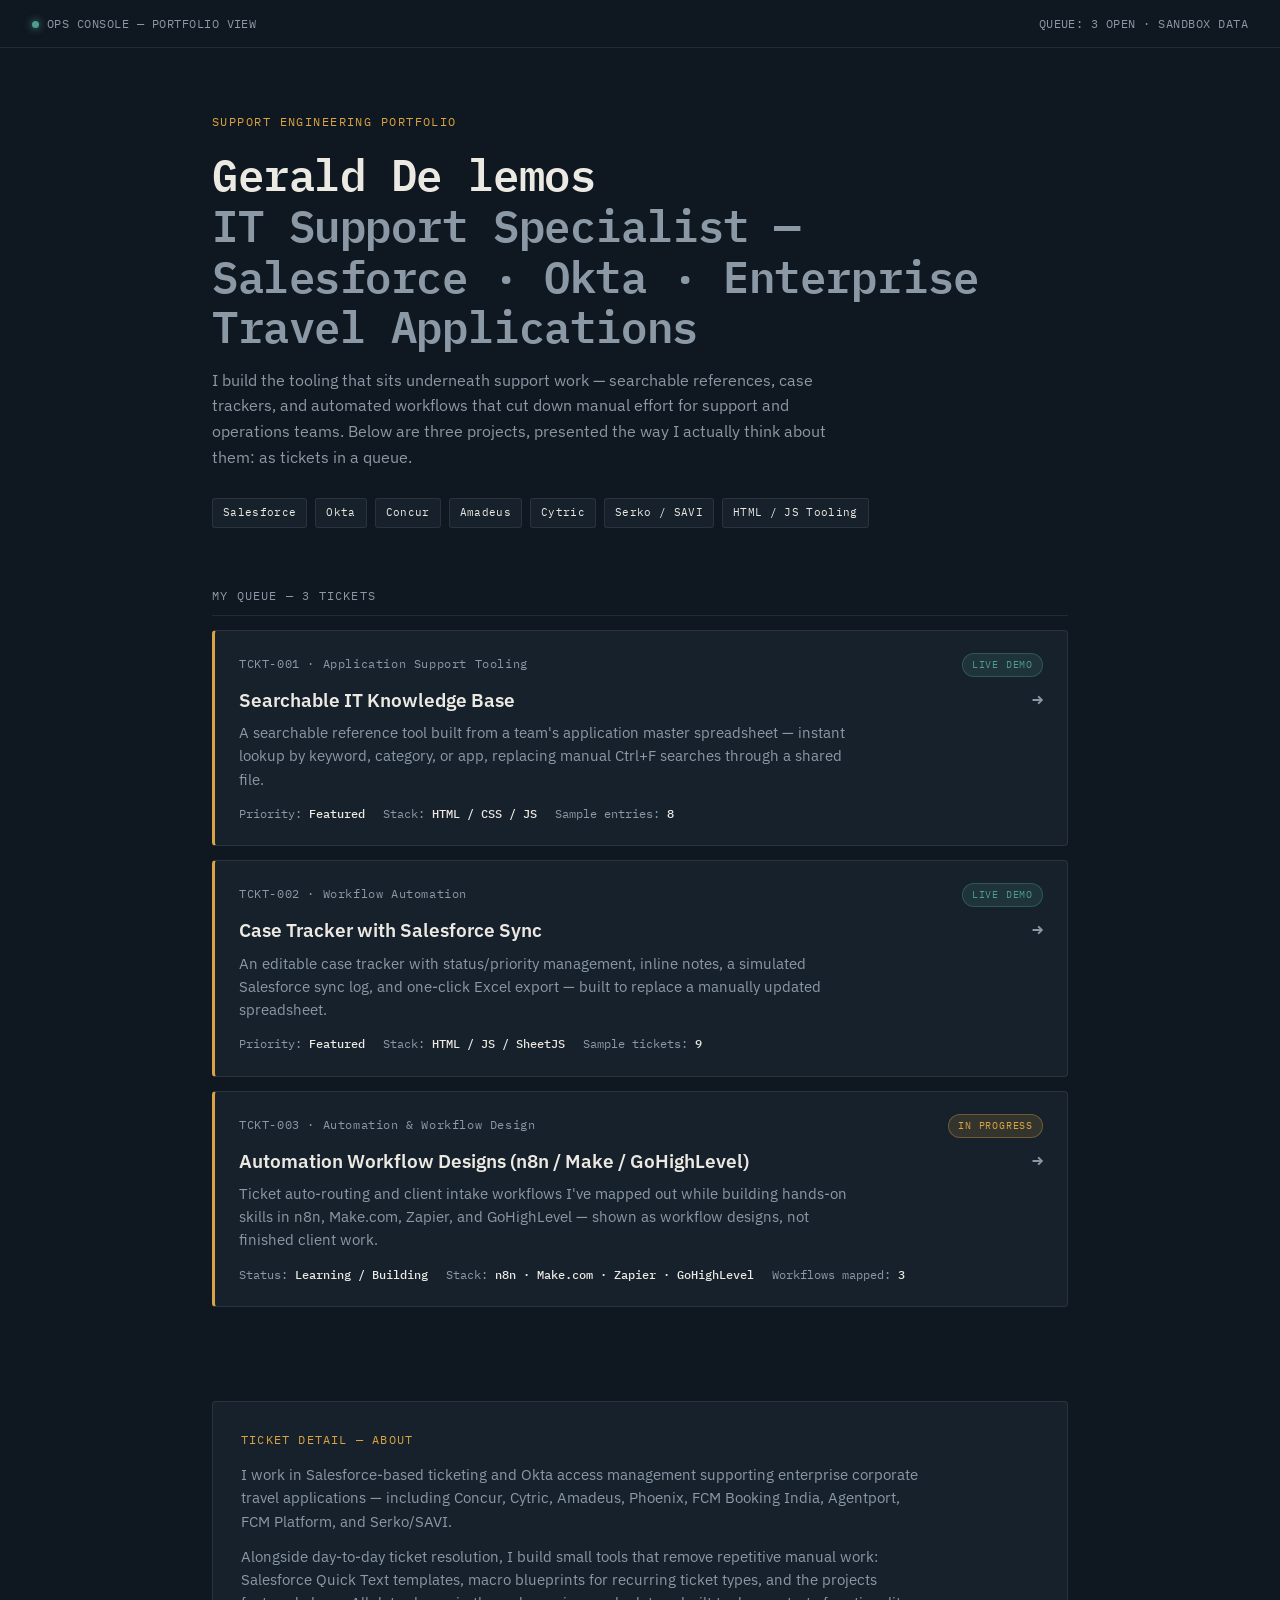
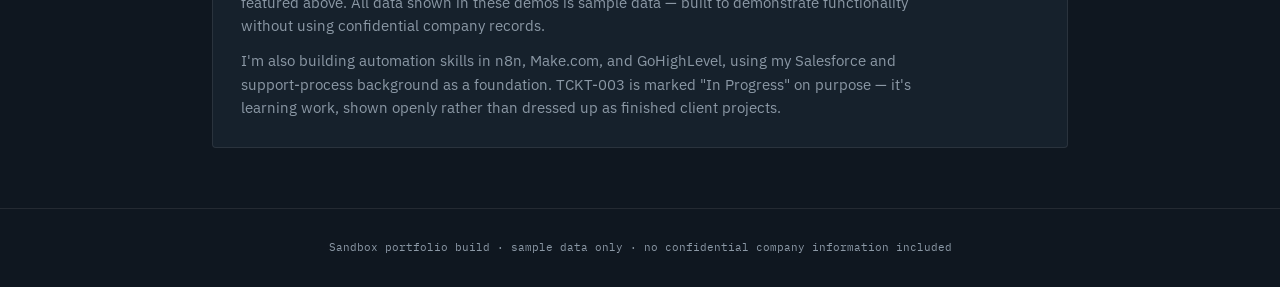
<file: index.html>
<!DOCTYPE html>
<html lang="en">
<head>
<meta charset="UTF-8">
<meta name="viewport" content="width=device-width, initial-scale=1.0">
<title>Gerald De lemos — Support Engineering Portfolio</title>
<link rel="preconnect" href="https://fonts.googleapis.com">
<link href="https://fonts.googleapis.com/css2?family=IBM+Plex+Mono:wght@400;500;600&family=IBM+Plex+Sans:wght@400;500;600;700&display=swap" rel="stylesheet">
<style>
  :root{
    --ink:#0F1720;
    --panel:#16212C;
    --panel-2:#1D2A36;
    --fog:#8B98A5;
    --paper:#ECE9E2;
    --amber:#D9A441;
    --teal:#4F9C8F;
    --rust:#C1554A;
    --line:rgba(236,233,226,0.09);
  }
  *{box-sizing:border-box; margin:0; padding:0;}
  body{
    background:var(--ink);
    color:var(--paper);
    font-family:'IBM Plex Sans', sans-serif;
    line-height:1.6;
    min-height:100vh;
  }
  .mono{font-family:'IBM Plex Mono', monospace;}

  /* console header bar */
  .console-bar{
    display:flex; justify-content:space-between; align-items:center;
    padding:14px 32px;
    border-bottom:1px solid var(--line);
    font-family:'IBM Plex Mono', monospace;
    font-size:12px;
    color:var(--fog);
    letter-spacing:0.04em;
  }
  .console-bar .dot{
    display:inline-block; width:7px; height:7px; border-radius:50%;
    background:var(--teal); margin-right:8px;
    box-shadow:0 0 8px var(--teal);
  }

  header.hero{
    padding:64px 32px 40px;
    max-width:920px;
    margin:0 auto;
  }
  .eyebrow{
    font-family:'IBM Plex Mono', monospace;
    font-size:12px;
    color:var(--amber);
    letter-spacing:0.12em;
    text-transform:uppercase;
    margin-bottom:18px;
  }
  h1{
    font-family:'IBM Plex Mono', monospace;
    font-weight:600;
    font-size:clamp(28px, 4.4vw, 44px);
    line-height:1.15;
    letter-spacing:-0.01em;
    margin-bottom:16px;
  }
  h1 span{color:var(--fog);}
  .role-line{
    color:var(--fog);
    font-size:16px;
    max-width:640px;
    margin-bottom:28px;
  }
  .stack-tags{
    display:flex; flex-wrap:wrap; gap:8px;
  }
  .tag{
    font-family:'IBM Plex Mono', monospace;
    font-size:11px;
    padding:5px 10px;
    border:1px solid var(--line);
    border-radius:3px;
    color:var(--paper);
    background:var(--panel);
    letter-spacing:0.03em;
  }

  section.queue{
    max-width:920px;
    margin:0 auto;
    padding:8px 32px 80px;
  }
  .queue-label{
    font-family:'IBM Plex Mono', monospace;
    font-size:12px;
    color:var(--fog);
    text-transform:uppercase;
    letter-spacing:0.1em;
    padding:10px 0;
    border-bottom:1px solid var(--line);
    margin-bottom:4px;
  }

  a.ticket{
    display:block;
    text-decoration:none;
    color:inherit;
    background:var(--panel);
    border:1px solid var(--line);
    border-left:3px solid var(--amber);
    border-radius:4px;
    padding:22px 24px;
    margin:14px 0;
    transition:transform .15s ease, border-color .15s ease, background .15s ease;
  }
  a.ticket:hover{
    transform:translateX(4px);
    background:var(--panel-2);
    border-left-color:var(--teal);
  }
  .ticket-top{
    display:flex; justify-content:space-between; align-items:baseline;
    flex-wrap:wrap; gap:8px;
    margin-bottom:8px;
  }
  .ticket-id{
    font-family:'IBM Plex Mono', monospace;
    font-size:12px;
    color:var(--fog);
    letter-spacing:0.05em;
  }
  .status-pill{
    font-family:'IBM Plex Mono', monospace;
    font-size:10px;
    text-transform:uppercase;
    letter-spacing:0.08em;
    padding:3px 9px;
    border-radius:20px;
    background:rgba(79,156,143,0.15);
    color:var(--teal);
    border:1px solid rgba(79,156,143,0.35);
  }
  .status-pill.building{
    background:rgba(217,164,65,0.15);
    color:var(--amber);
    border:1px solid rgba(217,164,65,0.35);
  }
  .ticket-title{
    font-size:19px;
    font-weight:600;
    margin-bottom:6px;
  }
  .ticket-desc{
    color:var(--fog);
    font-size:14.5px;
    max-width:620px;
    margin-bottom:14px;
  }
  .ticket-meta{
    display:flex; gap:18px; flex-wrap:wrap;
    font-family:'IBM Plex Mono', monospace;
    font-size:11.5px;
    color:var(--fog);
  }
  .ticket-meta b{color:var(--paper); font-weight:500;}
  .arrow{float:right; color:var(--fog); font-family:'IBM Plex Mono', monospace;}

  section.about{
    max-width:920px;
    margin:0 auto;
    padding:0 32px 60px;
  }
  .panel{
    background:var(--panel);
    border:1px solid var(--line);
    border-radius:4px;
    padding:28px;
  }
  .panel-label{
    font-family:'IBM Plex Mono', monospace;
    font-size:12px;
    color:var(--amber);
    text-transform:uppercase;
    letter-spacing:0.1em;
    margin-bottom:14px;
  }
  .panel p{color:var(--fog); font-size:14.5px; max-width:680px;}
  .panel p + p{margin-top:12px;}

  footer{
    text-align:center;
    padding:30px;
    font-family:'IBM Plex Mono', monospace;
    font-size:11px;
    color:var(--fog);
    border-top:1px solid var(--line);
  }

  @media(max-width:560px){
    .console-bar{padding:12px 18px;}
    header.hero{padding:44px 18px 28px;}
    section.queue{padding:8px 18px 60px;}
    section.about{padding:0 18px 40px;}
  }
</style>
</head>
<body>

<div class="console-bar">
  <span><span class="dot"></span>OPS CONSOLE — PORTFOLIO VIEW</span>
  <span>QUEUE: 3 OPEN · SANDBOX DATA</span>
</div>

<header class="hero">
  <div class="eyebrow">Support Engineering Portfolio</div>
  <h1>Gerald De lemos<br><span>IT Support Specialist — Salesforce · Okta · Enterprise Travel Applications</span></h1>
  <p class="role-line">
    I build the tooling that sits underneath support work — searchable references, case trackers, and
    automated workflows that cut down manual effort for support and operations teams. Below are three
    projects, presented the way I actually think about them: as tickets in a queue.
  </p>
  <div class="stack-tags">
    <span class="tag">Salesforce</span>
    <span class="tag">Okta</span>
    <span class="tag">Concur</span>
    <span class="tag">Amadeus</span>
    <span class="tag">Cytric</span>
    <span class="tag">Serko / SAVI</span>
    <span class="tag">HTML / JS Tooling</span>
  </div>
</header>

<section class="queue">
  <div class="queue-label">My Queue — 3 tickets</div>

  <a class="ticket" href="knowledge-base-demo.html">
    <div class="ticket-top">
      <span class="ticket-id mono">TCKT-001 · Application Support Tooling</span>
      <span class="status-pill">Live Demo</span>
    </div>
    <div class="ticket-title">Searchable IT Knowledge Base <span class="arrow">→</span></div>
    <div class="ticket-desc">
      A searchable reference tool built from a team's application master spreadsheet — instant lookup
      by keyword, category, or app, replacing manual Ctrl+F searches through a shared file.
    </div>
    <div class="ticket-meta">
      <span>Priority: <b>Featured</b></span>
      <span>Stack: <b>HTML / CSS / JS</b></span>
      <span>Sample entries: <b>8</b></span>
    </div>
  </a>

  <a class="ticket" href="case-tracker-demo.html">
    <div class="ticket-top">
      <span class="ticket-id mono">TCKT-002 · Workflow Automation</span>
      <span class="status-pill">Live Demo</span>
    </div>
    <div class="ticket-title">Case Tracker with Salesforce Sync <span class="arrow">→</span></div>
    <div class="ticket-desc">
      An editable case tracker with status/priority management, inline notes, a simulated Salesforce
      sync log, and one-click Excel export — built to replace a manually updated spreadsheet.
    </div>
    <div class="ticket-meta">
      <span>Priority: <b>Featured</b></span>
      <span>Stack: <b>HTML / JS / SheetJS</b></span>
      <span>Sample tickets: <b>9</b></span>
    </div>
  </a>

  <a class="ticket" href="automation-workflow-demo.html">
    <div class="ticket-top">
      <span class="ticket-id mono">TCKT-003 · Automation & Workflow Design</span>
      <span class="status-pill building">In Progress</span>
    </div>
    <div class="ticket-title">Automation Workflow Designs (n8n / Make / GoHighLevel) <span class="arrow">→</span></div>
    <div class="ticket-desc">
      Ticket auto-routing and client intake workflows I've mapped out while building hands-on skills in
      n8n, Make.com, Zapier, and GoHighLevel — shown as workflow designs, not finished client work.
    </div>
    <div class="ticket-meta">
      <span>Status: <b>Learning / Building</b></span>
      <span>Stack: <b>n8n · Make.com · Zapier · GoHighLevel</b></span>
      <span>Workflows mapped: <b>3</b></span>
    </div>
  </a>
</section>

<section class="about">
  <div class="panel">
    <div class="panel-label">Ticket Detail — About</div>
    <p>
      I work in Salesforce-based ticketing and Okta access management supporting enterprise
      corporate travel applications — including Concur, Cytric, Amadeus, Phoenix, FCM Booking India,
      Agentport, FCM Platform, and Serko/SAVI.
    </p>
    <p>
      Alongside day-to-day ticket resolution, I build small tools that remove repetitive manual work:
      Salesforce Quick Text templates, macro blueprints for recurring ticket types, and the projects
      featured above. All data shown in these demos is sample data — built to demonstrate functionality
      without using confidential company records.
    </p>
    <p>
      I'm also building automation skills in n8n, Make.com, and GoHighLevel, using my Salesforce and
      support-process background as a foundation. TCKT-003 is marked "In Progress" on purpose — it's
      learning work, shown openly rather than dressed up as finished client projects.
    </p>
  </div>
</section>

<footer>
  Sandbox portfolio build · sample data only · no confidential company information included
</footer>

</body>
</html>
</file>
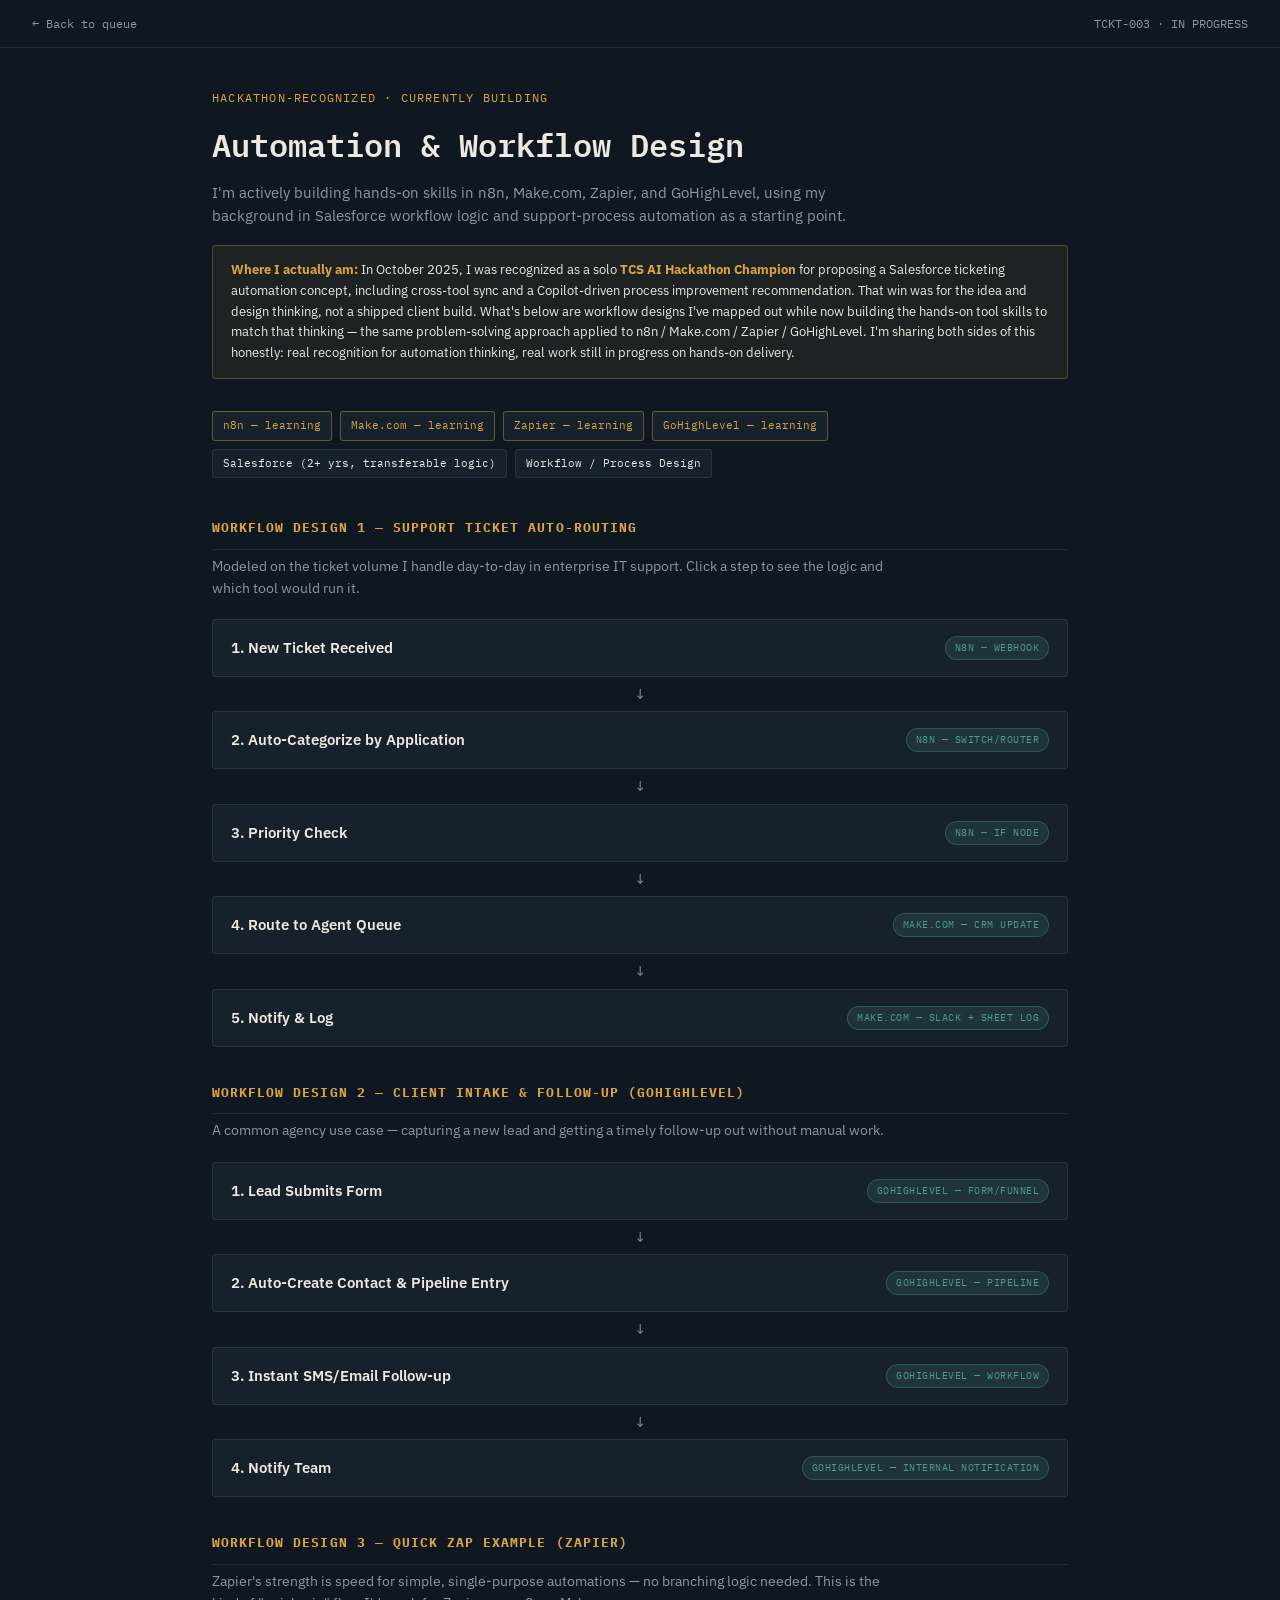
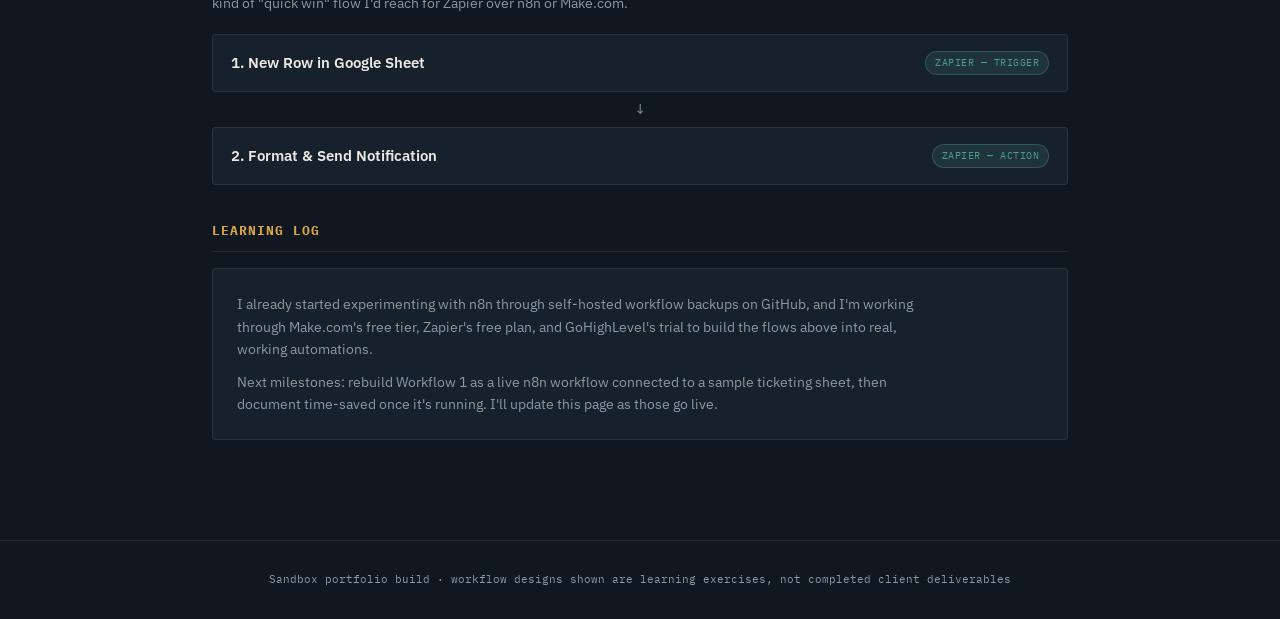
<file: automation-workflow-demo.html>
<!DOCTYPE html>
<html lang="en">
<head>
<meta charset="UTF-8">
<meta name="viewport" content="width=device-width, initial-scale=1.0">
<title>TCKT-003 — Automation & Workflow Design | Gerald De lemos</title>
<link rel="preconnect" href="https://fonts.googleapis.com">
<link href="https://fonts.googleapis.com/css2?family=IBM+Plex+Mono:wght@400;500;600&family=IBM+Plex+Sans:wght@400;500;600;700&display=swap" rel="stylesheet">
<style>
  :root{
    --ink:#0F1720; --panel:#16212C; --panel-2:#1D2A36;
    --fog:#8B98A5; --paper:#ECE9E2; --amber:#D9A441; --teal:#4F9C8F; --rust:#C1554A;
    --line:rgba(236,233,226,0.09);
  }
  *{box-sizing:border-box; margin:0; padding:0;}
  body{background:var(--ink); color:var(--paper); font-family:'IBM Plex Sans', sans-serif; line-height:1.6; min-height:100vh;}
  .mono{font-family:'IBM Plex Mono', monospace;}
  a{color:inherit;}

  .console-bar{
    display:flex; justify-content:space-between; align-items:center;
    padding:14px 32px; border-bottom:1px solid var(--line);
    font-family:'IBM Plex Mono', monospace; font-size:12px; color:var(--fog);
  }
  .back-link{text-decoration:none; color:var(--fog);}
  .back-link:hover{color:var(--amber);}

  main{max-width:920px; margin:0 auto; padding:40px 32px 80px;}

  .eyebrow{font-family:'IBM Plex Mono', monospace; font-size:12px; color:var(--amber); text-transform:uppercase; letter-spacing:0.1em; margin-bottom:12px;}
  h1{font-family:'IBM Plex Mono', monospace; font-size:clamp(24px,3.6vw,32px); font-weight:600; margin-bottom:10px;}
  .subtext{color:var(--fog); font-size:14.5px; max-width:680px; margin-bottom:18px;}

  .honesty-note{
    background:rgba(217,164,65,0.08); border:1px solid rgba(217,164,65,0.3); border-radius:4px;
    padding:14px 18px; font-size:13px; color:var(--paper); margin-bottom:32px;
  }
  .honesty-note b{color:var(--amber);}

  .stack-tags{display:flex; flex-wrap:wrap; gap:8px; margin-bottom:40px;}
  .tag{
    font-family:'IBM Plex Mono', monospace; font-size:11px; padding:5px 10px;
    border:1px solid var(--line); border-radius:3px; color:var(--paper); background:var(--panel);
  }
  .tag.learning{border-color:rgba(217,164,65,0.4); color:var(--amber);}

  h2.section-title{
    font-family:'IBM Plex Mono', monospace; font-size:13px; color:var(--amber);
    text-transform:uppercase; letter-spacing:0.08em; margin:36px 0 6px;
    border-bottom:1px solid var(--line); padding-bottom:10px;
  }
  .workflow-desc{color:var(--fog); font-size:13.5px; margin-bottom:20px; max-width:680px;}

  .flow{display:flex; flex-direction:column; gap:0; margin-bottom:10px;}
  .node{
    background:var(--panel); border:1px solid var(--line); border-radius:4px;
    padding:16px 18px; cursor:pointer; transition:border-color .12s ease, background .12s ease;
  }
  .node:hover{border-color:var(--teal); background:var(--panel-2);}
  .node.active{border-color:var(--amber); background:var(--panel-2);}
  .node-top{display:flex; justify-content:space-between; align-items:center; gap:10px; flex-wrap:wrap;}
  .node-title{font-size:15px; font-weight:600;}
  .node-tool{
    font-family:'IBM Plex Mono', monospace; font-size:10px; text-transform:uppercase; letter-spacing:0.05em;
    padding:3px 9px; border-radius:20px; background:rgba(79,156,143,0.15); color:var(--teal);
    border:1px solid rgba(79,156,143,0.35); white-space:nowrap;
  }
  .node-detail{
    display:none; margin-top:12px; padding-top:12px; border-top:1px solid var(--line);
    color:var(--fog); font-size:13.5px;
  }
  .node-detail.open{display:block;}
  .connector{
    display:flex; justify-content:center; padding:6px 0; color:var(--fog);
    font-family:'IBM Plex Mono', monospace; font-size:14px;
  }

  .panel{background:var(--panel); border:1px solid var(--line); border-radius:4px; padding:24px; margin-top:16px;}
  .panel p{color:var(--fog); font-size:14px; max-width:680px;}
  .panel p + p{margin-top:10px;}
  .panel a.link{color:var(--teal); text-decoration:underline;}

  footer{
    text-align:center; padding:30px; font-family:'IBM Plex Mono', monospace;
    font-size:11px; color:var(--fog); border-top:1px solid var(--line); margin-top:20px;
  }
</style>
</head>
<body>

<div class="console-bar">
  <a class="back-link" href="index.html">← Back to queue</a>
  <span>TCKT-003 · IN PROGRESS</span>
</div>

<main>
  <div class="eyebrow">Hackathon-Recognized · Currently Building</div>
  <h1>Automation & Workflow Design</h1>
  <p class="subtext">
    I'm actively building hands-on skills in n8n, Make.com, Zapier, and GoHighLevel, using my background in
    Salesforce workflow logic and support-process automation as a starting point.
  </p>

  <div class="honesty-note">
    <b>Where I actually am:</b> In October 2025, I was recognized as a solo <b>TCS AI Hackathon Champion</b>
    for proposing a Salesforce ticketing automation concept, including cross-tool sync and a Copilot-driven
    process improvement recommendation. That win was for the idea and design thinking, not a shipped client
    build. What's below are workflow designs I've mapped out while now building the hands-on tool skills to
    match that thinking — the same problem-solving approach applied to n8n / Make.com / Zapier / GoHighLevel.
    I'm sharing both sides of this honestly: real recognition for automation thinking, real work still in
    progress on hands-on delivery.
  </div>

  <div class="stack-tags">
    <span class="tag learning">n8n — learning</span>
    <span class="tag learning">Make.com — learning</span>
    <span class="tag learning">Zapier — learning</span>
    <span class="tag learning">GoHighLevel — learning</span>
    <span class="tag">Salesforce (2+ yrs, transferable logic)</span>
    <span class="tag">Workflow / Process Design</span>
  </div>

  <h2 class="section-title">Workflow Design 1 — Support Ticket Auto-Routing</h2>
  <p class="workflow-desc">
    Modeled on the ticket volume I handle day-to-day in enterprise IT support. Click a step to see the
    logic and which tool would run it.
  </p>
  <div class="flow" id="flow1"></div>

  <h2 class="section-title">Workflow Design 2 — Client Intake & Follow-up (GoHighLevel)</h2>
  <p class="workflow-desc">
    A common agency use case — capturing a new lead and getting a timely follow-up out without manual work.
  </p>
  <div class="flow" id="flow2"></div>

  <h2 class="section-title">Workflow Design 3 — Quick Zap Example (Zapier)</h2>
  <p class="workflow-desc">
    Zapier's strength is speed for simple, single-purpose automations — no branching logic needed.
    This is the kind of "quick win" flow I'd reach for Zapier over n8n or Make.com.
  </p>
  <div class="flow" id="flow3"></div>

  <h2 class="section-title">Learning Log</h2>
  <div class="panel">
    <p>
      I already started experimenting with n8n through self-hosted workflow backups on GitHub, and I'm
      working through Make.com's free tier, Zapier's free plan, and GoHighLevel's trial to build the
      flows above into real, working automations.
    </p>
    <p>
      Next milestones: rebuild Workflow 1 as a live n8n workflow connected to a sample ticketing sheet,
      then document time-saved once it's running. I'll update this page as those go live.
    </p>
  </div>
</main>

<footer>
  Sandbox portfolio build · workflow designs shown are learning exercises, not completed client deliverables
</footer>

<script>
const flow1 = [
  {
    title: "1. New Ticket Received",
    tool: "n8n — Webhook",
    detail: "Trigger fires when a new support ticket is created (e.g. via form submission or email-to-ticket). n8n's webhook node captures the raw ticket data — subject, requester, application involved."
  },
  {
    title: "2. Auto-Categorize by Application",
    tool: "n8n — Switch/Router",
    detail: "A router node reads keywords in the subject/body (e.g. 'Concur', 'Okta', 'Amadeus') and tags the ticket with the correct application category, replacing manual triage."
  },
  {
    title: "3. Priority Check",
    tool: "n8n — IF node",
    detail: "Checks for urgency signals (e.g. 'approval stuck', 'cannot log in', 'production down') and flags high-priority tickets differently from routine requests."
  },
  {
    title: "4. Route to Agent Queue",
    tool: "Make.com — CRM update",
    detail: "Based on category and priority, the ticket is assigned to the right agent queue in the CRM/ticketing system, mirroring how Salesforce assignment rules work today."
  },
  {
    title: "5. Notify & Log",
    tool: "Make.com — Slack + Sheet log",
    detail: "Sends a Slack notification to the assigned agent and logs the ticket in a tracking sheet for reporting — same idea as the case tracker project (TCKT-002)."
  }
];

const flow2 = [
  {
    title: "1. Lead Submits Form",
    tool: "GoHighLevel — Form/Funnel",
    detail: "A prospective client fills out an intake form on a GHL funnel page — name, contact info, and what they need help with."
  },
  {
    title: "2. Auto-Create Contact & Pipeline Entry",
    tool: "GoHighLevel — Pipeline",
    detail: "The submission automatically creates a contact record and drops it into the first stage of a sales pipeline — no manual data entry."
  },
  {
    title: "3. Instant SMS/Email Follow-up",
    tool: "GoHighLevel — Workflow",
    detail: "An automated SMS and email go out within minutes thanking them and setting expectations for next steps, which is often what determines whether a lead stays warm."
  },
  {
    title: "4. Notify Team",
    tool: "GoHighLevel — Internal Notification",
    detail: "The assigned team member gets an internal notification to follow up personally within a set SLA window."
  }
];

const flow3 = [
  {
    title: "1. New Row in Google Sheet",
    tool: "Zapier — Trigger",
    detail: "Triggers the moment a new row is added — e.g. a new applicant or ticket logged manually by a teammate who doesn't have system access."
  },
  {
    title: "2. Format & Send Notification",
    tool: "Zapier — Action",
    detail: "Zapier formats the row data into a readable message and sends it straight to Slack or email — a simple two-step Zap, live in minutes with no branching logic required."
  }
];

function renderFlow(containerId, steps){
  const container = document.getElementById(containerId);
  container.innerHTML = steps.map((s, i) => `
    <div class="node" data-idx="${i}">
      <div class="node-top">
        <span class="node-title">${s.title}</span>
        <span class="node-tool mono">${s.tool}</span>
      </div>
      <div class="node-detail" id="${containerId}-detail-${i}">${s.detail}</div>
    </div>
    ${i < steps.length - 1 ? '<div class="connector">↓</div>' : ''}
  `).join('');

  container.querySelectorAll('.node').forEach(node => {
    node.addEventListener('click', () => {
      const detail = node.querySelector('.node-detail');
      detail.classList.toggle('open');
      node.classList.toggle('active');
    });
  });
}

renderFlow('flow1', flow1);
renderFlow('flow2', flow2);
renderFlow('flow3', flow3);
</script>

</body>
</html>
</file>
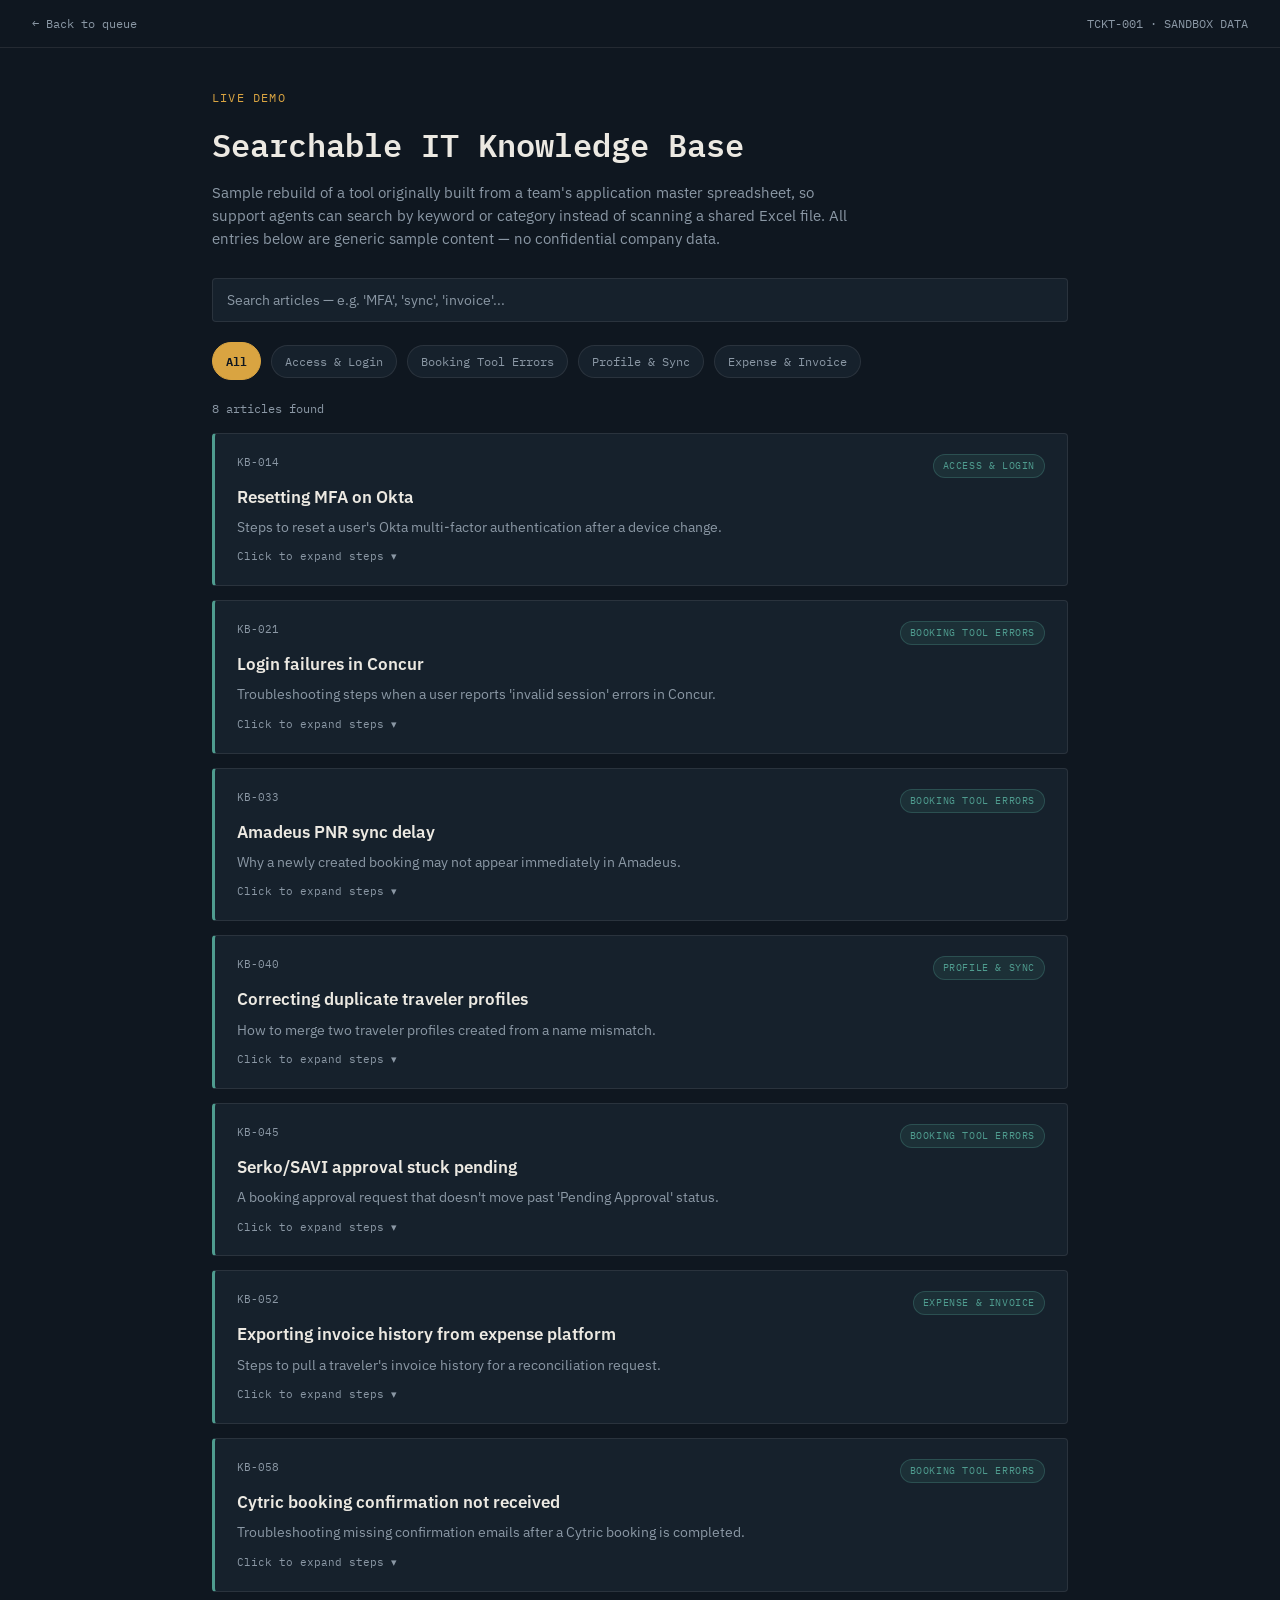
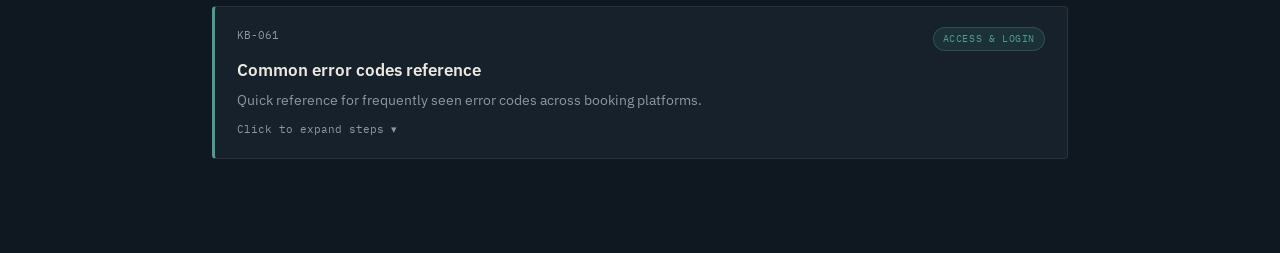
<file: knowledge-base-demo.html>
<!DOCTYPE html>
<html lang="en">
<head>
<meta charset="UTF-8">
<meta name="viewport" content="width=device-width, initial-scale=1.0">
<title>TCKT-001 — Searchable Knowledge Base | Gerald De lemos</title>
<link rel="preconnect" href="https://fonts.googleapis.com">
<link href="https://fonts.googleapis.com/css2?family=IBM+Plex+Mono:wght@400;500;600&family=IBM+Plex+Sans:wght@400;500;600;700&display=swap" rel="stylesheet">
<style>
  :root{
    --ink:#0F1720; --panel:#16212C; --panel-2:#1D2A36;
    --fog:#8B98A5; --paper:#ECE9E2; --amber:#D9A441; --teal:#4F9C8F; --rust:#C1554A;
    --line:rgba(236,233,226,0.09);
  }
  *{box-sizing:border-box; margin:0; padding:0;}
  body{background:var(--ink); color:var(--paper); font-family:'IBM Plex Sans', sans-serif; line-height:1.6; min-height:100vh;}
  .mono{font-family:'IBM Plex Mono', monospace;}
  a{color:inherit;}

  .console-bar{
    display:flex; justify-content:space-between; align-items:center;
    padding:14px 32px; border-bottom:1px solid var(--line);
    font-family:'IBM Plex Mono', monospace; font-size:12px; color:var(--fog);
  }
  .back-link{text-decoration:none; color:var(--fog);}
  .back-link:hover{color:var(--amber);}

  main{max-width:920px; margin:0 auto; padding:40px 32px 80px;}

  .eyebrow{font-family:'IBM Plex Mono', monospace; font-size:12px; color:var(--amber); text-transform:uppercase; letter-spacing:0.1em; margin-bottom:12px;}
  h1{font-family:'IBM Plex Mono', monospace; font-size:clamp(24px,3.6vw,32px); font-weight:600; margin-bottom:10px;}
  .subtext{color:var(--fog); font-size:14.5px; max-width:640px; margin-bottom:28px;}

  .toolbar{
    display:flex; gap:10px; flex-wrap:wrap; align-items:center;
    margin-bottom:20px;
  }
  #search{
    flex:1; min-width:220px;
    background:var(--panel); border:1px solid var(--line); border-radius:4px;
    color:var(--paper); font-family:'IBM Plex Sans', sans-serif; font-size:14px;
    padding:12px 14px;
  }
  #search:focus{outline:none; border-color:var(--amber);}
  #search::placeholder{color:var(--fog);}

  .chip{
    font-family:'IBM Plex Mono', monospace; font-size:11.5px;
    padding:8px 13px; border-radius:20px; border:1px solid var(--line);
    background:var(--panel); color:var(--fog); cursor:pointer;
    transition:all .12s ease; white-space:nowrap;
  }
  .chip.active{background:var(--amber); color:var(--ink); border-color:var(--amber); font-weight:600;}
  .chip:hover:not(.active){border-color:var(--fog);}

  .result-count{font-family:'IBM Plex Mono', monospace; font-size:11.5px; color:var(--fog); margin-bottom:14px;}

  .article{
    background:var(--panel); border:1px solid var(--line); border-left:3px solid var(--teal);
    border-radius:4px; padding:20px 22px; margin-bottom:14px;
    cursor:pointer;
  }
  .article-top{display:flex; justify-content:space-between; gap:10px; flex-wrap:wrap; margin-bottom:6px;}
  .article-id{font-family:'IBM Plex Mono', monospace; font-size:11px; color:var(--fog);}
  .cat-tag{font-family:'IBM Plex Mono', monospace; font-size:10px; text-transform:uppercase; letter-spacing:0.06em; color:var(--teal); background:rgba(79,156,143,0.12); border:1px solid rgba(79,156,143,0.3); padding:3px 9px; border-radius:20px;}
  .article-title{font-size:16.5px; font-weight:600; margin-bottom:6px;}
  .article-summary{color:var(--fog); font-size:14px;}
  .article-body{
    display:none; margin-top:14px; padding-top:14px; border-top:1px solid var(--line);
    color:var(--paper); font-size:14px;
  }
  .article-body.open{display:block;}
  .article-body ol{margin-left:20px; margin-top:6px;}
  .article-body li{margin-bottom:5px; color:var(--fog);}
  .expand-hint{font-family:'IBM Plex Mono', monospace; font-size:10.5px; color:var(--fog); margin-top:10px;}

  .empty-state{
    text-align:center; padding:60px 20px; color:var(--fog);
    font-family:'IBM Plex Mono', monospace; font-size:13px;
  }
</style>
</head>
<body>

<div class="console-bar">
  <a class="back-link" href="index.html">← Back to queue</a>
  <span>TCKT-001 · SANDBOX DATA</span>
</div>

<main>
  <div class="eyebrow">Live Demo</div>
  <h1>Searchable IT Knowledge Base</h1>
  <p class="subtext">
    Sample rebuild of a tool originally built from a team's application master spreadsheet, so
    support agents can search by keyword or category instead of scanning a shared Excel file.
    All entries below are generic sample content — no confidential company data.
  </p>

  <div class="toolbar">
    <input type="text" id="search" placeholder="Search articles — e.g. 'MFA', 'sync', 'invoice'...">
  </div>
  <div class="toolbar" id="chips"></div>
  <div class="result-count" id="resultCount"></div>

  <div id="articleList"></div>
  <div class="empty-state" id="emptyState" style="display:none;">No articles match your search. Try a different keyword.</div>
</main>

<script>
const articles = [
  {
    id:"KB-014", category:"Access & Login", title:"Resetting MFA on Okta",
    summary:"Steps to reset a user's Okta multi-factor authentication after a device change.",
    body:["Confirm the user's identity using the standard verification checklist.",
          "In Okta Admin, locate the user profile and open the Security tab.",
          "Under Factor Enrollment, remove the outdated MFA factor.",
          "Ask the user to re-enroll a factor from a trusted device on next login.",
          "Log the reset in the ticket with the verification method used."]
  },
  {
    id:"KB-021", category:"Booking Tool Errors", title:"Login failures in Concur",
    summary:"Troubleshooting steps when a user reports 'invalid session' errors in Concur.",
    body:["Ask the user to clear browser cache and cookies, then retry.",
          "Check whether the user's SSO account is active in the identity provider.",
          "If the session error persists, check Concur's status page for ongoing incidents.",
          "Escalate to Tier 2 if the account shows active but login continues to fail."]
  },
  {
    id:"KB-033", category:"Booking Tool Errors", title:"Amadeus PNR sync delay",
    summary:"Why a newly created booking may not appear immediately in Amadeus.",
    body:["Sync between the booking tool and Amadeus typically completes within 5–10 minutes.",
          "If delayed beyond 30 minutes, check the integration queue for a stuck job.",
          "Manually trigger a re-sync from the admin panel if the queue is clear but the PNR is missing.",
          "If the issue persists, log a ticket with the booking reference for the integrations team."]
  },
  {
    id:"KB-040", category:"Profile & Sync", title:"Correcting duplicate traveler profiles",
    summary:"How to merge two traveler profiles created from a name mismatch.",
    body:["Identify the primary profile (usually the one with active bookings).",
          "Confirm both profiles belong to the same traveler using employee ID.",
          "Use the profile merge tool to consolidate booking history into the primary profile.",
          "Deactivate the duplicate and note the merge in the traveler's record."]
  },
  {
    id:"KB-045", category:"Booking Tool Errors", title:"Serko/SAVI approval stuck pending",
    summary:"A booking approval request that doesn't move past 'Pending Approval' status.",
    body:["Check whether the assigned approver is still active in the system.",
          "If the approver has left or changed roles, reassign the approval to their manager.",
          "Confirm the approval workflow rules haven't been affected by a recent policy update.",
          "Resend the approval notification manually if the original email wasn't received."]
  },
  {
    id:"KB-052", category:"Expense & Invoice", title:"Exporting invoice history from expense platform",
    summary:"Steps to pull a traveler's invoice history for a reconciliation request.",
    body:["Navigate to the traveler's expense profile.",
          "Select the date range requested for reconciliation.",
          "Export as CSV or PDF depending on the requester's system.",
          "Redact any unrelated cost center data before sharing externally."]
  },
  {
    id:"KB-058", category:"Booking Tool Errors", title:"Cytric booking confirmation not received",
    summary:"Troubleshooting missing confirmation emails after a Cytric booking is completed.",
    body:["Check the traveler's spam/junk folder first — this resolves most cases.",
          "Verify the email address on file matches the traveler's active profile.",
          "Manually resend the confirmation from the booking record if the address is correct.",
          "If resending fails, check the email gateway logs for a delivery error."]
  },
  {
    id:"KB-061", category:"Access & Login", title:"Common error codes reference",
    summary:"Quick reference for frequently seen error codes across booking platforms.",
    body:["ERR-401: Session expired — ask user to re-authenticate via SSO.",
          "ERR-409: Duplicate booking conflict — check for an existing PNR before rebooking.",
          "ERR-503: Upstream service unavailable — check platform status page before escalating.",
          "ERR-422: Missing required traveler field — verify profile completeness."]
  }
];

const categories = ["All", ...new Set(articles.map(a => a.category))];
const chipsEl = document.getElementById('chips');
const listEl = document.getElementById('articleList');
const searchEl = document.getElementById('search');
const countEl = document.getElementById('resultCount');
const emptyEl = document.getElementById('emptyState');

let activeCategory = "All";

function renderChips(){
  chipsEl.innerHTML = categories.map(c =>
    `<button class="chip ${c===activeCategory?'active':''}" data-cat="${c}">${c}</button>`
  ).join('');
  chipsEl.querySelectorAll('.chip').forEach(chip=>{
    chip.addEventListener('click', ()=>{
      activeCategory = chip.dataset.cat;
      renderChips();
      renderArticles();
    });
  });
}

function renderArticles(){
  const query = searchEl.value.trim().toLowerCase();
  const filtered = articles.filter(a=>{
    const matchesCat = activeCategory === "All" || a.category === activeCategory;
    const haystack = (a.title + " " + a.summary + " " + a.category + " " + a.body.join(" ")).toLowerCase();
    const matchesQuery = query === "" || haystack.includes(query);
    return matchesCat && matchesQuery;
  });

  countEl.textContent = `${filtered.length} article${filtered.length !== 1 ? 's' : ''} found`;
  emptyEl.style.display = filtered.length === 0 ? 'block' : 'none';

  listEl.innerHTML = filtered.map(a => `
    <div class="article" data-id="${a.id}">
      <div class="article-top">
        <span class="article-id mono">${a.id}</span>
        <span class="cat-tag">${a.category}</span>
      </div>
      <div class="article-title">${a.title}</div>
      <div class="article-summary">${a.summary}</div>
      <div class="expand-hint">Click to expand steps ▾</div>
      <div class="article-body" id="body-${a.id}">
        <ol>${a.body.map(step => `<li>${step}</li>`).join('')}</ol>
      </div>
    </div>
  `).join('');

  listEl.querySelectorAll('.article').forEach(card=>{
    card.addEventListener('click', ()=>{
      const body = card.querySelector('.article-body');
      body.classList.toggle('open');
    });
  });
}

searchEl.addEventListener('input', renderArticles);
renderChips();
renderArticles();
</script>
</body>
</html>
</file>
